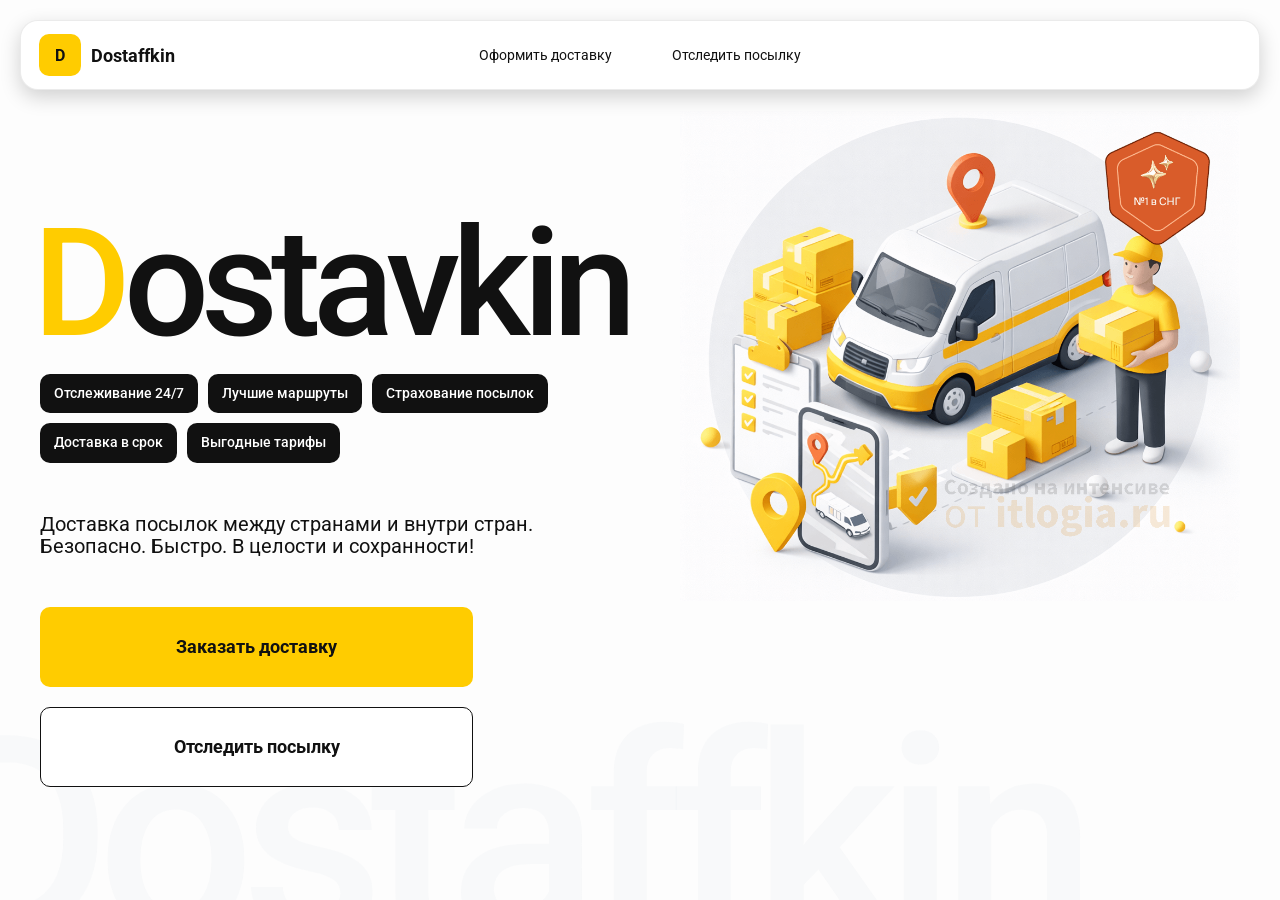
<file: index.html>
<!doctype html>
<html lang="ru">

<head>
    <meta charset="utf-8" />
    <meta name="viewport" content="width=device-width,initial-scale=1,maximum-scale=1,user-scalable=0" />
    <title>
        Dostaffkin — Доставка посылок между странами и внутри стран. Безопасно.
        Быстро. В целости и сохранности!
    </title>
    <link href="styles/base.css" rel="stylesheet" />
    <link href="styles/base_apadtive.css" rel="stylesheet" />
    <link href="styles/index.css" rel="stylesheet" />
    <link href="styles/index_adaptive.css" rel="stylesheet" />
</head>

<body>
    <div class="container">
        <header class="header">
            <a class="header-brand" href="#">
                <div class="header-logo">D</div>
                <div class="header-title">Dostaffkin</div>
            </a>
            <nav class="header-menu">
                <a class="header-link" href="./order.html">Оформить <span>доставку</span></a>
                <a class="header-link" href="./track.html">Отследить <span>посылку</span></a>
            </nav>
        </header>
        <main class="main">
            <section class="main-info">
                <div class="main-title">
                    <span>D</span>ostavkin
                </div>
                <div class="main-features">
                    <div class="main-feature">Отслеживание 24/7</div>
                    <div class="main-feature">Лучшие маршруты</div>
                    <div class="main-feature">Страхование посылок</div>
                    <div class="main-feature">Доставка в срок</div>
                    <div class="main-feature">Выгодные тарифы</div>
                </div>
                <div class="main-description">
                    Доставка посылок между странами и внутри стран.
                    Безопасно. Быстро. В целости и сохранности!
                </div>
                <div class="main-actions">
                    <a class="button" type="button" href="./order.html">Заказать доставку</a>
                    <a class="button button-white" type="button" href="./track.html">Отследить посылку</a>
                </div>
            </section>
            <div class="main-title-ghost">Dostaffkin</div>
            <section class="main-image">
                <img src="images/main-image.png" alt="Main image" />
            </section>
        </main>
    </div>
</body>

</html>
</file>
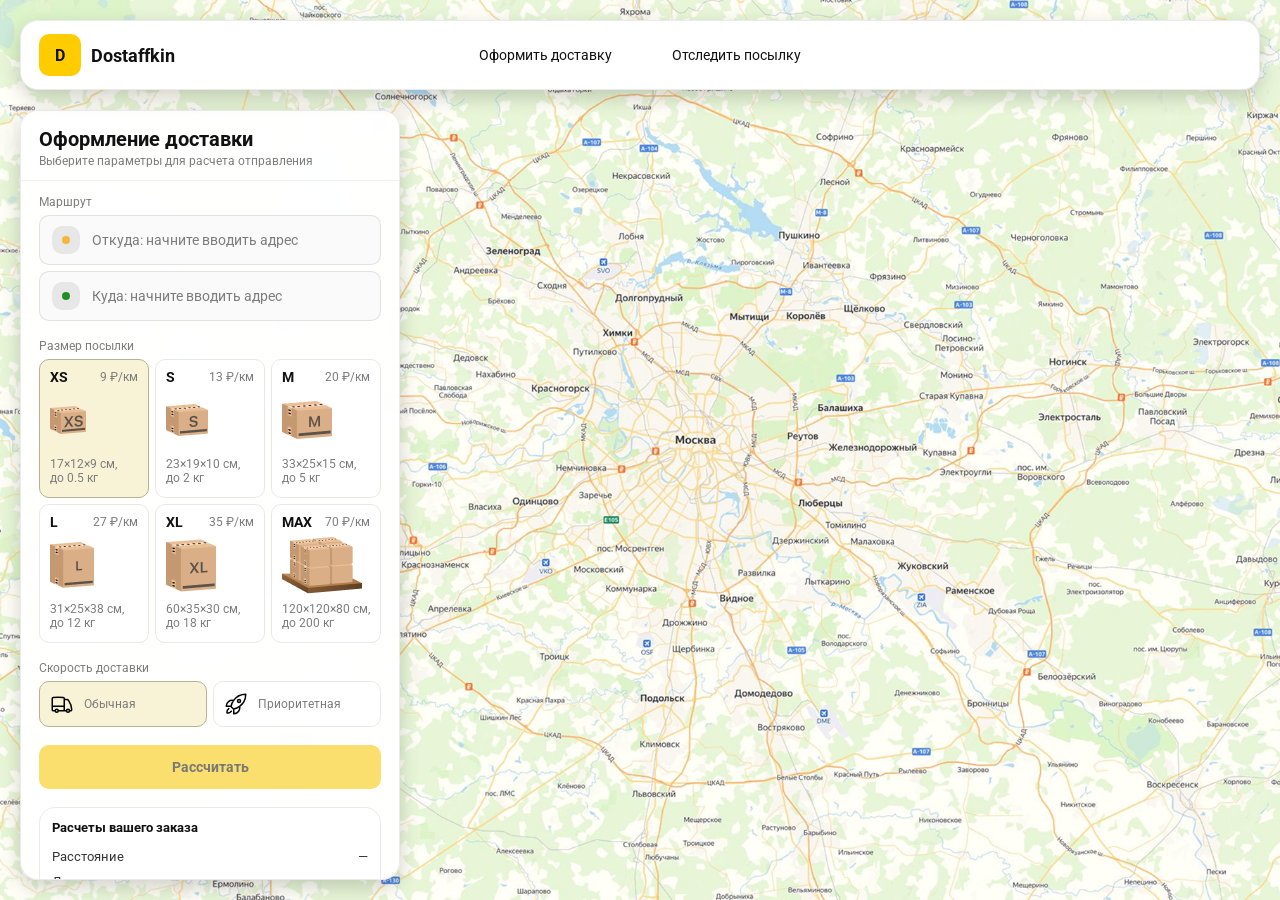
<file: order.html>
<!doctype html>
<html lang="ru">

<head>
    <meta charset="utf-8" />
    <meta name="viewport" content="width=device-width,initial-scale=1,maximum-scale=1,user-scalable=0" />
    <title>
        Оформление доставки
    </title>
    <link href="styles/base.css" rel="stylesheet" />
    <link href="styles/base_apadtive.css" rel="stylesheet" />
    <link href="styles/order.css" rel="stylesheet" />
    <link href="styles/order_adaptive.css" rel="stylesheet" />
</head>

<body>
    <div id="map"></div>
    <header class="header">
        <a class="header-brand" href="./index.html">
            <div class="header-logo">D</div>
            <div class="header-title">Dostaffkin</div>
        </a>
        <nav class="header-menu">
            <a class="header-link" href="#">Оформить <span>доставку</span></a>
            <a class="header-link" href="./track.html">Отследить <span>посылку</span></a>
        </nav>
    </header>
    <aside class="main" id="sidebar">
        <div class="main-header">
            <div class="main-title">Оформление доставки</div>
            <div class="main-text">Выберите параметры для расчета отправления</div>
        </div>
        <div class="main-content">
            <div class="main-route">
                <div class="main-block-title">Маршрут</div>
                <div class="main-fields">
                    <div class="main-field" id="fromField">
                        <div class="main-pin"></div>
                        <input id="from" placeholder="Откуда: начните вводить адрес" autocomplete="off" />
                        <div class="main-ac" id="fromAc" role="listbox" aria-label="Подсказки адресов"></div>
                    </div>

                    <div class="main-field" id="toField">
                        <div class="main-pin"></div>
                        <input id="to" placeholder="Куда: начните вводить адрес" autocomplete="off" />
                        <div class="main-ac" id="toAc" role="listbox" aria-label="Подсказки адресов"></div>
                    </div>
                </div>

            </div>
            <div class="main-package">
                <div class="main-block-title">Размер посылки</div>

                <div class="main-sizes">
                    <div class="main-size-card is-active" data-value="xs">
                        <div class="main-size-top">
                            <div class="main-size-label">XS</div>
                            <div class="main-size-rate">9 ₽/км</div>
                        </div>
                        <div class="main-size-media">
                            <img src="images/sizes/xs.png" alt="Короб XS" />
                        </div>
                        <div class="main-size-description">17×12×9 см,<br>до 0.5 кг</div>
                    </div>

                    <div class="main-size-card" data-value="s">
                        <div class="main-size-top">
                            <div class="main-size-label">S</div>
                            <div class="main-size-rate">13 ₽/км</div>
                        </div>
                        <div class="main-size-media">
                            <img src="images/sizes/s.png" alt="Короб S" />
                        </div>
                        <div class="main-size-description">23×19×10 см,<br>до 2 кг</div>
                    </div>

                    <div class="main-size-card" data-value="m">
                        <div class="main-size-top">
                            <div class="main-size-label">M</div>
                            <div class="main-size-rate">20 ₽/км</div>
                        </div>
                        <div class="main-size-media">
                            <img src="images/sizes/m.png" alt="Короб M" />
                        </div>
                        <div class="main-size-description">33×25×15 см,<br>до 5 кг</div>
                    </div>

                    <div class="main-size-card" data-value="l">
                        <div class="main-size-top">
                            <div class="main-size-label">L</div>
                            <div class="main-size-rate">27 ₽/км</div>
                        </div>
                        <div class="main-size-media">
                            <img src="images/sizes/l.png" alt="Короб L" />
                        </div>
                        <div class="main-size-description">31×25×38 см,<br>до 12 кг</div>
                    </div>

                    <div class="main-size-card" data-value="xl">
                        <div class="main-size-top">
                            <div class="main-size-label">XL</div>
                            <div class="main-size-rate">35 ₽/км</div>
                        </div>
                        <div class="main-size-media">
                            <img src="images/sizes/xl.png" alt="Короб XL" />
                        </div>
                        <div class="main-size-description">60×35×30 см,<br>до 18 кг</div>
                    </div>

                    <div class="main-size-card" data-value="max">
                        <div class="main-size-top">
                            <div class="main-size-label">MAX</div>
                            <div class="main-size-rate">70 ₽/км</div>
                        </div>
                        <div class="main-size-media main-size-media-palleta">
                            <img src="images/sizes/max.png" alt="Паллета" />
                        </div>
                        <div class="main-size-description">120×120×80 см,<br>до 200 кг</div>
                    </div>
                </div>
            </div>
            <div class="main-speed">
                <div class="main-block-title">Скорость доставки</div>

                <div class="main-speeds">
                    <div class="main-speed-card is-active" data-value="regular">
                        <img class="main-speed-media" src="images/icons/regular.svg" alt="Regular" />
                        <div class="main-speed-description">Обычная</div>
                    </div>
                    <div class="main-speed-card" data-value="fast">
                        <img class="main-speed-media" src="images/icons/fast.svg" alt="Fast" />
                        <div class="main-speed-description">Приоритетная</div>
                    </div>

                </div>
            </div>
            <div class="main-calculate-block">
                <button id="calc" class="button calculate-button" type="button" disabled>Рассчитать</button>
            </div>
            <div class="main-result" id="result">
                <div class="main-result-title">Расчеты вашего заказа</div>
                <div class="main-result-lines">
                    <div class="main-result-line"><span>Расстояние</span><span id="distanceValue">—</span></div>
                    <div class="main-result-line"><span>Доставим через</span><span id="durationValue">—</span></div>
                    <div class="main-result-line"><span>Тариф</span><span id="rateValue">—</span></div>
                </div>
                <div class="main-price">
                    <div class="main-price-label">Итого</div>
                    <div class="main-price-value" id="totalValue">—</div>
                </div>
            </div>
            <div class="main-order-box">
                <div class="main-order-form" id="orderForm">
                    <div class="main-order-title">Оформление доставки</div>
                    <div class="main-block-info-row">
                        <div class="main-block-title">Контакты</div>
                        <div class="order-fields">
                            <div class="main-field">
                                <input id="customerName" placeholder="Ваше имя" autocomplete="off" />
                            </div>
                            <div class="main-field">
                                <input id="customerPhone" placeholder="Ваш телефон" autocomplete="off"
                                    inputmode="tel" />
                            </div>
                        </div>
                    </div>
                    <div class="main-block-info-row extra-info">
                        <div class="main-block-title">Дополнительная информация</div>
                        <div class="main-field textarea">
                            <textarea id="comment" placeholder="Детали доставки и комментарии"></textarea>
                        </div>
                    </div>
                    <button id="submit" class="button main-submit-request" type="button" disabled>Отправить
                        заявку
                    </button>
                </div>

                <div class="main-order-success" id="orderSuccess">
                    <div class="main-success-icon">✓</div>
                    <div class="main-success-title">Заявка отправлена!</div>
                    <div class="main-success-title">Номер отправления – <span id="orderId"></span></div>
                    <div class="main-success-subtitle">Мы скоро свяжемся с вами</div>
                </div>
            </div>
        </div>
    </aside>
</body>

</html>
</file>
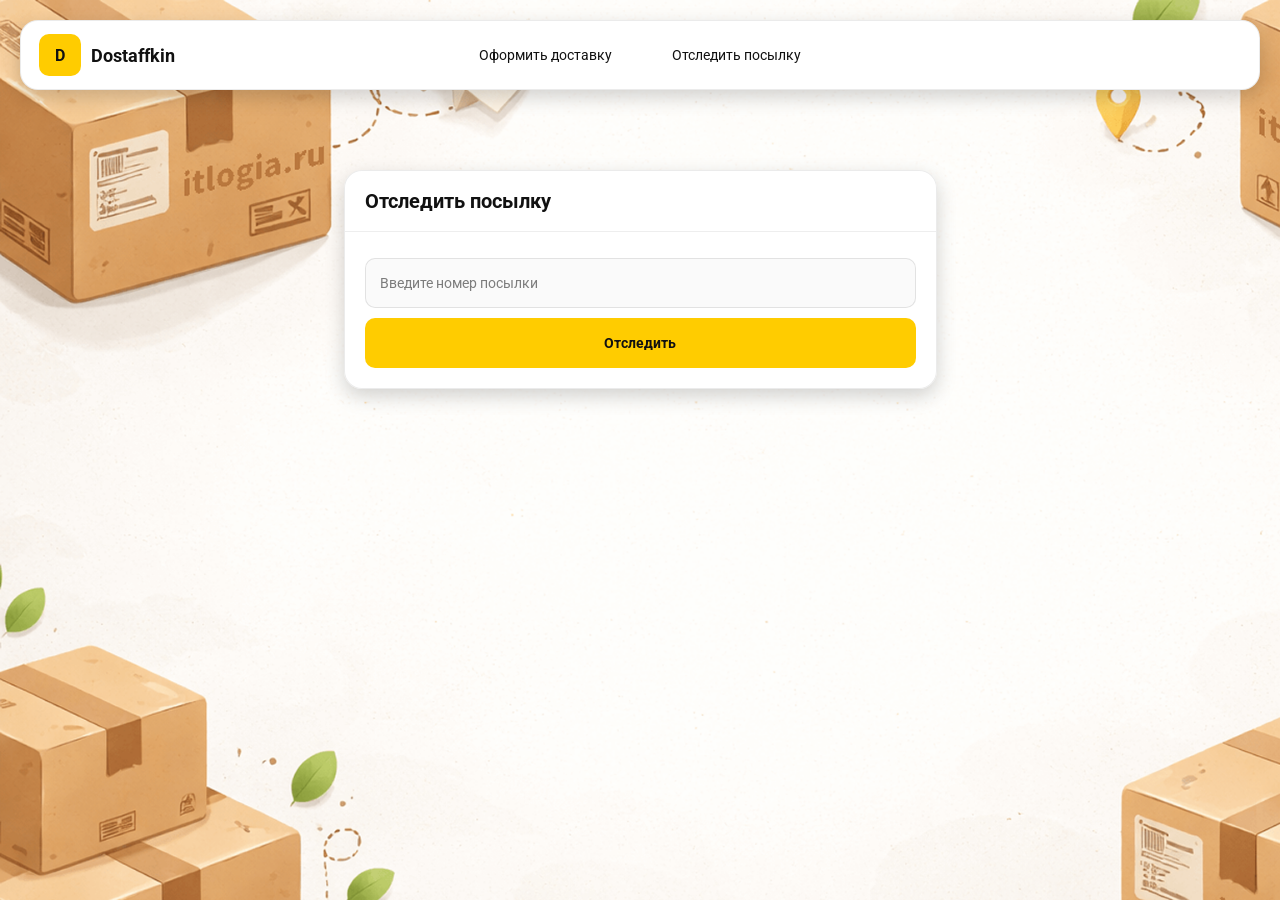
<file: track.html>
<!doctype html>
<html lang="ru">

<head>
    <meta charset="utf-8" />
    <meta name="viewport" content="width=device-width,initial-scale=1,maximum-scale=1,user-scalable=0" />
    <title>Отследить посылку</title>
    <link rel="stylesheet" href="styles/base.css" />
    <link rel="stylesheet" href="styles/base_apadtive.css" />

    <link rel="stylesheet" href="styles/track.css" />
    <link rel="stylesheet" href="styles/track_adaptive.css" />
</head>

<body>
    <div class="container">
        <header class="header">
            <a class="header-brand" href="./index.html">
                <div class="header-logo">D</div>
                <div class="header-title">Dostaffkin</div>
            </a>
            <nav class="header-menu">
                <a class="header-link" href="./order.html">Оформить <span>доставку</span></a>
                <a class="header-link" href="#">Отследить <span>посылку</span></a>
            </nav>
        </header>
        <main class="track-content">
            <section class="track-card track-search">
                <div class="track-title">Отследить посылку</div>
                <div class="track-action">
                    <div class="main-field track-field">
                        <input id="trackNumber" placeholder="Введите номер посылки" autocomplete="off" />
                    </div>
                    <button id="trackButton" class="button track-button" type="button">Отследить</button>
                </div>
            </section>
            <section class="track-card track-result" id="trackResult">
                <div class="track-result-header">
                    <div class="track-id" id="trackIdValue"></div>
                    <div class="track-routes">
                        <div class="track-route">
                            <div class="track-route-pin">
                                <svg xmlns="http://www.w3.org/2000/svg" fill="none" viewBox="0 0 24 24"
                                    stroke-width="1.5" stroke="orange" class="size-6">
                                    <path stroke-linecap="round" stroke-linejoin="round"
                                        d="M15 10.5a3 3 0 1 1-6 0 3 3 0 0 1 6 0Z" />
                                    <path stroke-linecap="round" stroke-linejoin="round"
                                        d="M19.5 10.5c0 7.142-7.5 11.25-7.5 11.25S4.5 17.642 4.5 10.5a7.5 7.5 0 1 1 15 0Z" />
                                </svg>
                            </div>
                            <div class="track-route-address" id="trackFromValue">
                                Откуда: Москва, улица Арбат, 1
                            </div>
                        </div>
                        <div class="track-route track-route-arrow">
                            <svg xmlns="http://www.w3.org/2000/svg" fill="none" viewBox="0 0 24 24" stroke-width="1.5"
                                stroke="currentColor" class="size-6">
                                <path stroke-linecap="round" stroke-linejoin="round"
                                    d="M19.5 13.5 12 21m0 0-7.5-7.5M12 21V3" />
                            </svg>
                        </div>
                        <div class="track-route">
                            <div class="track-route-pin">
                                <svg xmlns="http://www.w3.org/2000/svg" fill="none" viewBox="0 0 24 24"
                                    stroke-width="1.5" stroke="green" class="size-6">
                                    <path stroke-linecap="round" stroke-linejoin="round"
                                        d="M15 10.5a3 3 0 1 1-6 0 3 3 0 0 1 6 0Z" />
                                    <path stroke-linecap="round" stroke-linejoin="round"
                                        d="M19.5 10.5c0 7.142-7.5 11.25-7.5 11.25S4.5 17.642 4.5 10.5a7.5 7.5 0 1 1 15 0Z" />
                                </svg>
                            </div>
                            <div class="track-route-address" id="trackToValue">
                                Куда: Минск, проспект Независимости, 58
                            </div>
                        </div>
                    </div>
                </div>
                <div class="track-info">
                    <div class="track-status-title">Статус данной посылки:</div>
                    <div class="track-status-list" id="trackStatusList">


                        <div class="track-status created">
                            <img src="images/icons/created.svg" class="track-status-icon" alt="Created">
                            <div class="track-status-text">
                                <div class="track-status-text-state">Создан</div>
                                <div class="track-status-text-date">10.01.2026</div>
                            </div>
                        </div>

                        <div class="track-status in-way">
                            <img src="images/icons/in-way.svg" class="track-status-icon" alt="In way">
                            <div class="track-status-text">
                                <div class="track-status-text-state">В пути: Москва</div>
                                <div class="track-status-text-date">18.01.2026</div>
                            </div>
                        </div>

                        <div class="track-status ready">
                            <img src="images/icons/ready.svg" class="track-status-icon" alt="Ready">
                            <div class="track-status-text">
                                <div class="track-status-text-state">Готов к выдаче</div>
                                <div class="track-status-text-date">25.01.2026</div>
                            </div>
                        </div>

                        <div class="track-status done">
                            <img src="images/icons/done.svg" class="track-status-icon" alt="Done">
                            <div class="track-status-text">
                                <div class="track-status-text-state">Вручен</div>
                                <div class="track-status-text-date">27.01.2026</div>
                            </div>
                        </div>

                    </div>
                </div>
            </section>
        </main>
    </div>
</body>

</html>
</file>
<file: styles/base.css>
*,
*::before,
*::after {
  box-sizing: border-box;
}

@font-face {
  font-family: "Roboto";
  src: url("../fonts/Roboto-Regular.ttf");
  font-weight: normal;
}

@font-face {
  font-family: "Roboto";
  src: url("../fonts/Roboto-Bold.ttf");
  font-weight: bold;
}

@font-face {
  font-family: "Roboto";
  src: url("../fonts/Roboto-Medium.ttf");
  font-weight: 500;
}

html,
body {
  margin: 0;
  color: #111111;
  font-family: "Roboto", sans-serif;
}

body {
  background: #fdfdfd;
}

.header {
  border-radius: 18px;
  box-shadow: 0 7px 20px 0 #0000002e;
  backdrop-filter: blur(10px);
  background: #ffffff;
  left: 20px;
  border: 1px solid rgba(0, 0, 0, 0.08);
  position: fixed;
  right: 20px;
  top: 20px;
  padding: 14px 18px;
  height: 70px;
  display: flex;
  align-items: center;
  z-index: 6;
}

.header-brand {
  display: flex;
  align-items: center;
  text-decoration: none;
  gap: 10px;
}

.header-logo {
  width: 42px;
  height: 42px;
  border-radius: 10px;
  background: #ffcc00;
  display: grid;
  place-items: center;
  font-weight: bold;
  color: #111;
}

.header-title {
  font-size: 18px;
  font-weight: bold;
  color: #111111;
  text-decoration: none;
}

.header-menu {
  display: flex;
  align-items: center;
  gap: 60px;
  margin: 0;
  position: absolute;
  left: 50%;
  transform: translateX(-50%);
}

.header-link {
  font-size: 14px;
  color: #111111;
  text-decoration: none;
}

.button {
  border: 0;
  outline: none;
  height: 44px;
  border-radius: 10px;
  font-size: 14px;
  font-weight: bold;
  cursor: pointer;
  font-family: inherit;
  transition:
    transform 0.08s ease,
    opacity 0.12s ease;
  background: #ffcc00;
  color: #111111;
  text-align: center;
  text-decoration: none;
}

.button:hover {
  background-color: #e5bc19;
}

.button:disabled {
  cursor: not-allowed;
  background-color: #fade6e;
  color: #787878;
  transform: none;
}

.button.button-white {
  background: #ffffff;
  border: 1px solid #111111;
}

.button.button-white:hover {
  background: rgb(241 241 241);
}

.main-field {
  display: flex;
  align-items: center;
  margin-top: 6px;
  gap: 10px;
  border: 1px solid #1111111a;
  background: #fafafa;
  border-radius: 10px;
  padding: 10px 12px;
  position: relative;
  box-sizing: border-box;
  height: 50px;
}

.main-field.textarea {
  height: auto;
}

.main-pin {
  width: 28px;
  height: 28px;
  border-radius: 10px;
  background: rgba(17, 17, 17, 0.08);
  display: grid;
  place-items: center;
  flex: 0 0 auto;
  position: relative;
}

.main-pin::before {
  content: "";
  width: 8px;
  height: 8px;
  border-radius: 999px;
  background: orange;
  opacity: 0.75;
  display: block;
}

.main-field:last-child .main-pin::before {
  background: green;
  opacity: 0.85;
}

input,
textarea {
  width: 100%;
  border: 0;
  outline: none;
  background: transparent;
  font-size: 14px;
  color: #111111;
  font-family: inherit;
}

textarea {
  resize: vertical;
  min-height: 72px;
  padding: 2px 0;
}

input::placeholder,
textarea::placeholder {
  color: #7c7c7c;
}

.main-field:focus-within {
  border-color: rgba(0, 0, 0, 0.2);
  box-shadow: 0 0 0 4px rgba(255, 204, 0, 0.35);
  background: rgba(255, 255, 255, 0.75);
}
</file>
<file: styles/base_apadtive.css>
@media (max-width: 767px) {
  .header {
    left: 10px;
    right: 10px;
    top: 10px;
  }

  .header-link span {
    display: none;
  }

  .header-menu {
    gap: 20px;
    justify-content: flex-start;
    margin: 0 0 0 30px;
    position: static;
    transform: none;
  }
}

@media (max-width: 420px) {
  .header-title {
    display: none;
  }
}

@media (max-width: 374px) {
  .header-menu {
    gap: 10px;
    margin: 0 0 0 10px;
  }
}
</file>
<file: styles/index.css>
.container {
  overflow: hidden;
  min-height: 100vh;
}

.main {
  padding: 111px 40px 40px;
  position: relative;
  display: flex;
}

.main-info {
  max-width: 840px;
  width: 100%;
  position: relative;
}

.main-title {
  margin-top: 98px;
  font-weight: 500;
  font-size: 200px;
  line-height: 1;
  letter-spacing: -0.05em;
  color: #111111;
  left: -15px;
  position: relative;
}

.main-title span {
  color: #ffcc00;
}

.main-features {
  margin-top: 15px;
  display: flex;
  flex-wrap: wrap;
  gap: 10px;
}

.main-feature {
  background: #111111;
  color: #ffffff;
  padding: 12px 14px;
  font-weight: 500;
  font-size: 14px;
  line-height: 1.1;
  border-radius: 10px;
}

.main-description {
  margin-top: 50px;
  max-width: 500px;
  font-size: 20px;
  line-height: 1.1;
  color: #111111;
}

.main-actions {
  margin-top: 50px;
  display: flex;
  flex-direction: column;
  gap: 20px;
}

.main-actions .button {
  height: 80px;
  width: 433px;
  font-size: 18px;
  font-weight: bold;
  place-items: center;
  display: grid;
}

.main-title-ghost {
  position: absolute;
  z-index: -1;
  left: -70px;
  bottom: -150px;
  font-weight: 500;
  font-size: 278px;
  line-height: 1;
  letter-spacing: -0.05em;
  color: #ecedf04d;
}

.main-image {
  width: 1024px;
  top: 100px;
  z-index: -2;
}

.main-image img {
  width: 100%;
  max-width: 1024px;
  height: auto;
  display: block;
}
</file>
<file: styles/index_adaptive.css>
@media (max-width: 1760px) {
  .main-title {
    font-size: 150px;
    left: -7px;
  }

  .main-info {
    max-width: 640px;
  }
}

@media (max-width: 1200px) {
  .main-info {
    max-width: 540px;
  }

  .main {
    padding: 111px 20px 20px;
  }

  .main-title {
    font-size: 120px;
    left: -4px;
  }

  .main-title-ghost {
    font-size: 220px;
  }
}

@media (max-width: 1024px) {
  .main-title {
    margin-top: 30px;
  }

  .main {
    flex-direction: column-reverse;
  }

  .main-image {
    max-width: 350px;
    position: absolute;
    left: 370px;
    top: 370px;
  }

  .main-info {
    max-width: 100%;
  }

  .main-actions {
    gap: 10px;
  }

  .main-actions .button {
    height: 50px;
    font-size: 14px;
    width: auto;
    max-width: 300px;
  }

  .main-description {
    max-width: 350px;
  }
}

@media (max-width: 570px) {
  .main-title {
    font-size: 88px;
  }

  .main-description {
    max-width: 100%;
  }

  .main-actions {
    width: 100%;
  }

  .main-actions .button {
    width: 100%;
    max-width: 100%;
  }

  .main-image {
    max-width: 650px;
    position: absolute;
    left: 170px;
    top: 70px;
    opacity: 0.2;
  }
}

@media (max-width: 400px) {
  .main-title {
    font-size: 70px;
  }
}
</file>
<file: styles/order.css>
#map {
  background-image: url("../images/order-bg.png");
  background-size: cover;
  position: fixed;
  inset: 0;
}

.main {
  border-radius: 18px;
  box-shadow: 0 7px 20px 0 #0000002e;
  backdrop-filter: blur(10px);
  background: rgba(255, 255, 255, 0.96);
  left: 20px;
  border: 1px solid rgba(0, 0, 0, 0.08);
  position: fixed;
  top: 110px;
  bottom: 20px;
  width: 380px;
  display: flex;
  flex-direction: column;
  overflow: hidden;
  z-index: 5;
}

.main-header {
  padding: 18px 18px 12px 18px;
  border-bottom: 1px solid rgba(0, 0, 0, 0.06);
  display: flex;
  flex-direction: column;
}

.main-title {
  font-size: 20px;
  line-height: 100%;
  font-weight: bold;
}

.main-text {
  font-size: 12px;
  margin-top: 5px;
  color: #7c7c7c;
}

.main-content {
  padding: 14px 18px 18px 18px;
  overflow: auto;
  scrollbar-width: none;
  display: flex;
  flex-direction: column;
  gap: 18px;
  flex: 1;
}

.main-block-title {
  font-size: 12px;
  color: #7c7c7c;
}

.main-route .main-block-title,
.main-package .main-block-title {
  margin-bottom: 6px;
}

.main-sizes {
  display: grid;
  gap: 6px;
  grid-template-columns: repeat(3, 1fr);
}

.main-size-card {
  border: 1px solid #e8e8e7;
  background: #ffffff;
  border-radius: 10px;
  padding: 10px;
  cursor: pointer;
  user-select: none;
  transition:
    transform 0.08s ease,
    border-color 0.12s ease,
    background 0.12s ease;
  min-height: 139px;
}

.main-size-card:hover {
  transform: translateY(-1px);
}

.main-size-card.is-active {
  background-color: #f8f2d6;
  border-color: #b7b196;
}

.main-size-top {
  display: flex;
  align-items: center;
  justify-content: space-between;
}

.main-size-label {
  font-weight: bold;
  font-size: 14px;
  color: #111111;
  line-height: 100%;
}

.main-size-rate {
  font-size: 12px;
  color: #7c7c7c;
  line-height: 100%;
}

.main-size-media {
  margin-top: 8px;
  height: 57px;
}

.main-size-description {
  margin-top: 8px;
  font-size: 12px;
  color: #7c7c7c;
  line-height: 1.2;
}

.calculate-button {
  width: 100%;
}

.main-result {
  border: 1px solid rgba(0, 0, 0, 0.08);
  background: rgba(255, 255, 255, 0.75);
  border-radius: 16px;
  padding: 12px;
  line-height: 1.25;
}

.main-result-title {
  font-weight: bold;
  font-size: 13px;
  color: #111111;
  margin-bottom: 13px;
}

.main-result-lines {
  gap: 8px;
  display: flex;
  flex-direction: column;
}

.main-result-line {
  font-size: 13px;
  color: rgba(17, 17, 17, 0.85);
  display: flex;
  justify-content: space-between;
}

.main-price {
  margin-top: 18px;
  padding-top: 10px;
  border-top: 1px dashed rgba(0, 0, 0, 0.12);
  display: flex;
  align-items: baseline;
  justify-content: space-between;
}

.main-price-label {
  font-size: 12px;
  color: rgba(17, 17, 17, 0.55);
}

.main-price-value {
  font-size: 20px;
  font-weight: bold;
  color: #111111;
  letter-spacing: -0.3px;
}

.main-order-box {
  background: #ffffff;
  border: 1px solid #e8e8e7;
  border-radius: 10px;
  padding: 12px;
}

.main-order-title {
  margin-bottom: 8px;
  font-weight: bold;
  font-size: 14px;
  color: #111111;
}

.main-block-info {
  display: flex;
  flex-direction: column;
  gap: 6px;
}

.order-fields {
  display: grid;
  grid-template-columns: 1fr 1fr;
  column-gap: 10px;
  margin-top: 6px;
}

.main-block-info-row.extra-info {
  display: block;
  margin-top: 13px;
}

.main-submit-request {
  width: 100%;
  margin-top: 6px;
}

.main-order-success {
  display: none;
  text-align: center;
  padding: 22px 12px;
  gap: 12px;
}

.main-order-success.is-visible {
  display: flex;
  flex-direction: column;
  align-items: center;
}

.main-success-icon {
  width: 56px;
  height: 56px;
  border-radius: 50%;
  background: #16a34a;
  color: #ffffff;
  display: grid;
  place-items: center;
  font-size: 30px;
}

.main-success-title {
  font-size: 14px;
  font-weight: bold;
  color: #111111;
}

.main-success-subtitle {
  font-size: 12px;
  color: rgba(17, 17, 17, 0.55);
  line-height: 1.3;
}

.main-speed .main-block-title {
  margin-bottom: 6px;
}

.main-speeds {
  display: grid;
  gap: 6px;
  grid-template-columns: repeat(2, 1fr);
}

.main-speed-card {
  border: 1px solid #e8e8e7;
  background: #ffffff;
  border-radius: 10px;
  padding: 10px;
  cursor: pointer;
  user-select: none;
  transition:
    transform 0.08s ease,
    border-color 0.12s ease,
    background 0.12s ease;
  display: flex;
  align-items: center;
  gap: 10px;
}

.main-speed-card:hover {
  transform: translateY(-1px);
}

.main-speed-card.is-active {
  background-color: #f8f2d6;
  border-color: #b7b196;
}

.main-speed-description {
  font-size: 12px;
  color: #7c7c7c;
  line-height: 1.2;
}
</file>
<file: styles/order_adaptive.css>
@media (max-width: 767px) {
  .main {
    left: 10px;
    right: 10px;
    top: 50%;
    bottom: 12px;
    width: auto;
    max-width: none;
  }
}

@media (max-width: 420px) {
  .main-sizes {
    grid-template-columns: repeat(2, 1fr);
  }
}
</file>
<file: styles/track.css>
.container {
  background: #f4f4f4 url("../images/track-bg.png");
  background-size: cover;
  min-height: 100vh;
  padding: 170px 0 50px 0;
}

.track-content {
  width: 593px;
  margin: 0 auto;
}

.track-card {
  width: 100%;
  border-radius: 18px;
  box-shadow: 0 7px 20px 0 #0000002e;
  backdrop-filter: blur(10px);
  background: rgba(255, 255, 255, 0.96);
  border: 1px solid rgba(0, 0, 0, 0.08);
}

.track-title {
  font-size: 20px;
  line-height: 100%;
  font-weight: bold;
  border-bottom: 1px solid #eeeeee;
  padding: 20px;
}

.track-action {
  padding: 20px;
}

.track-button {
  width: 100%;
  height: 50px;
}

.track-field {
  margin-bottom: 10px;
}

.track-result {
  margin-top: 5px;
  display: none;
}

.track-result.is-visible {
  display: block;
}

.track-result-header {
  font-weight: bold;
  font-size: 14px;
  color: #111111;
  padding: 20px;
  border-bottom: 1px solid #eeeeee;
}

.track-id {
  margin-bottom: 12px;
  font-size: 20px;
}

.track-routes {
  display: flex;
  flex-direction: column;
  gap: 10px;
  font-weight: normal;
}

.track-route {
  display: flex;
  align-items: center;
  gap: 10px;
}

.track-route-pin {
  width: 24px;
  height: 24px;
  flex-shrink: 0;
}

.track-route-arrow {
  padding: 15px 0;
  width: 24px;
  height: 24px;
}

.track-info {
  padding: 20px;
}

.track-status {
  display: flex;
  align-items: center;
  font-size: 12px;
  gap: 10px;
}

.track-status-title {
  font-size: 14px;
  color: #111111;
  margin-bottom: 20px;
}

.track-status-list {
  display: flex;
  flex-direction: column;
  gap: 15px;
}

.track-status-icon {
  width: 40px;
  height: 40px;
  border-radius: 50%;
  background: rgba(17, 17, 17, 0.08);
  display: grid;
  place-items: center;
  flex: 0 0 auto;
}

.track-status.created .track-status-icon {
  background-color: #f1cb00;
}

.track-status.in-way .track-status-icon {
  background-color: #f08a11;
}

.track-status.ready .track-status-icon {
  background-color: #a35d0a;
}

.track-status.done .track-status-icon {
  background-color: #37c93b;
}

.track-status-text {
  display: flex;
  align-items: center;
  justify-content: space-between;
  color: #111111;
  font-size: 12px;
  flex: 1;
}

.track-status-date {
  color: rgba(17, 17, 17, 0.55);
}
</file>
<file: styles/track_adaptive.css>
@media (max-width: 767px) {
  .container {
    padding: 130px 0 50px 0;
  }

  .track-content {
    width: 100%;
    padding-left: 10px;
    padding-right: 10px;
  }

  .track-result-header {
    padding: 20px;
  }
}
</file>
